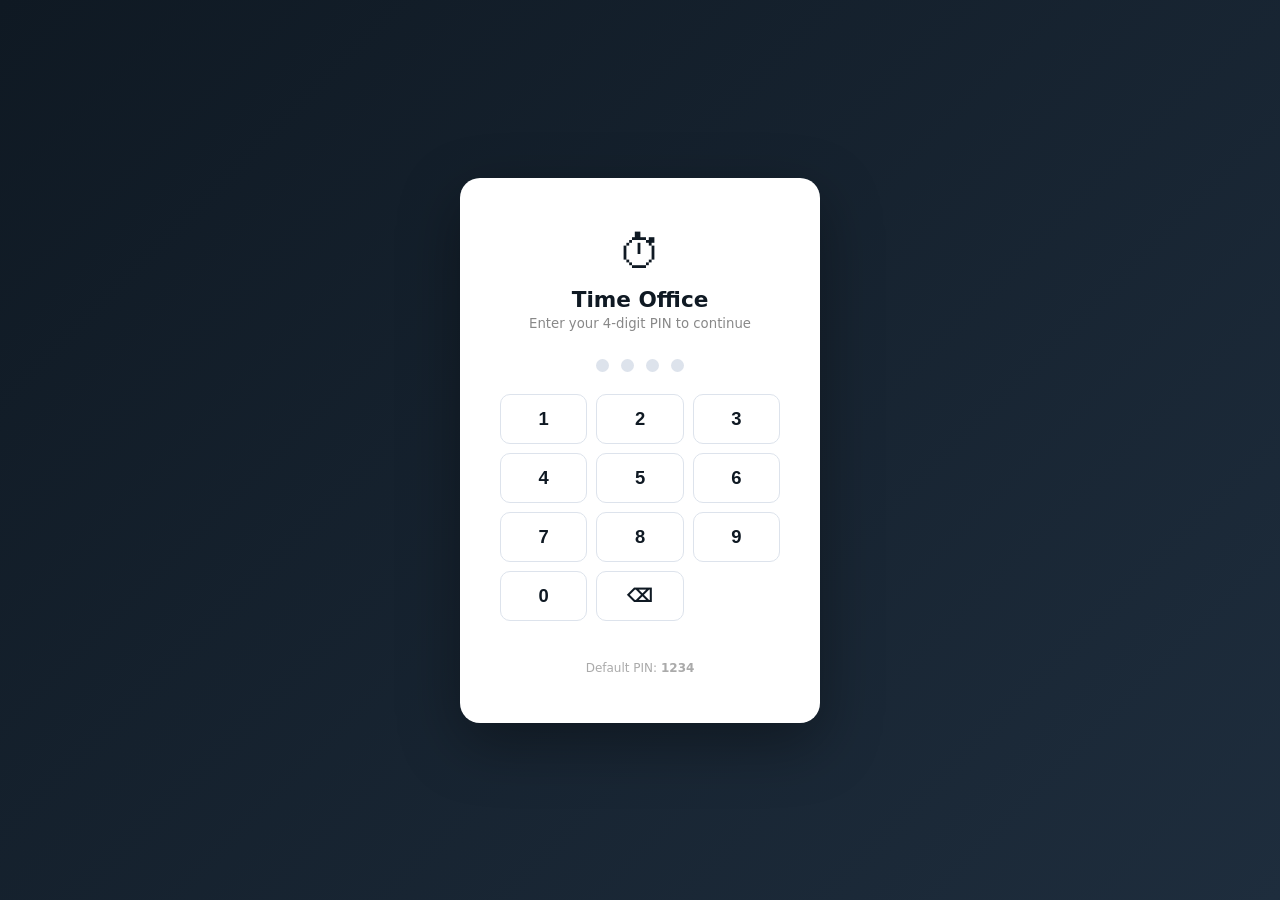
<file: index.html>
<!DOCTYPE html>
<html lang="en">
<head>
<meta charset="UTF-8"/><meta name="viewport" content="width=device-width,initial-scale=1"/>
<title>Time Office — Login</title>
<link rel="stylesheet" href="style.css"/>
</head>
<body>
<div id="loginWrap">
  <div class="login-card">
    <div class="ico">⏱</div>
    <h1>Time Office</h1>
    <p>Enter your 4-digit PIN to continue</p>
    <div class="pin-dots">
      <div class="pin-dot" id="d0"></div>
      <div class="pin-dot" id="d1"></div>
      <div class="pin-dot" id="d2"></div>
      <div class="pin-dot" id="d3"></div>
    </div>
    <div class="pin-grid">
      <button class="pin-btn" onclick="pinPress('1')">1</button>
      <button class="pin-btn" onclick="pinPress('2')">2</button>
      <button class="pin-btn" onclick="pinPress('3')">3</button>
      <button class="pin-btn" onclick="pinPress('4')">4</button>
      <button class="pin-btn" onclick="pinPress('5')">5</button>
      <button class="pin-btn" onclick="pinPress('6')">6</button>
      <button class="pin-btn" onclick="pinPress('7')">7</button>
      <button class="pin-btn" onclick="pinPress('8')">8</button>
      <button class="pin-btn" onclick="pinPress('9')">9</button>
      <button class="pin-btn" onclick="pinPress('0')">0</button>
      <button class="pin-btn" onclick="pinClear()">⌫</button>
    </div>
    <div class="pin-err" id="pinErr"></div>
    <div class="pin-hint">Default PIN: <strong>1234</strong></div>
  </div>
</div>
<div id="toast"></div>
<script src="app.js"></script>
</body>
</html>
</file>
<file: style.css>
:root{--ink:#0f1923;--ink2:#1e2d3d;--gold:#f0a500;--gold-lt:#ffd166;--surf:#ffffff;--bg:#f0f4f8;--border:#dde3ec;--green:#1a9e6e;--red:#dc3545;--warn:#f39c12;--blue:#2176ae;--radius:12px;--sh:0 2px 16px rgba(15,25,35,0.09)}
*{box-sizing:border-box;margin:0;padding:0}
body{font-family:'Segoe UI',system-ui,sans-serif;background:var(--bg);color:var(--ink);min-height:100vh}
/* LOGIN */
#loginWrap{min-height:100vh;display:flex;align-items:center;justify-content:center;background:linear-gradient(135deg,var(--ink),var(--ink2))}
.login-card{background:var(--surf);border-radius:20px;padding:48px 40px;width:360px;box-shadow:0 20px 60px rgba(0,0,0,.35);text-align:center}
.login-card .ico{font-size:2.8rem;margin-bottom:8px}
.login-card h1{font-size:1.35rem;margin-bottom:4px}
.login-card p{font-size:.83rem;color:#888;margin-bottom:28px}
.pin-dots{display:flex;justify-content:center;gap:12px;margin-bottom:22px}
.pin-dot{width:13px;height:13px;border-radius:50%;background:var(--border);transition:background .18s}
.pin-dot.on{background:var(--gold)}
.pin-grid{display:grid;grid-template-columns:repeat(3,1fr);gap:9px;margin-bottom:12px}
.pin-btn{padding:13px;border:1.5px solid var(--border);border-radius:10px;font-size:1.15rem;font-weight:600;cursor:pointer;background:var(--surf);transition:all .14s;color:var(--ink)}
.pin-btn:hover{border-color:var(--gold);background:#fffbf0}
.pin-err{color:var(--red);font-size:.82rem;min-height:18px;margin-top:4px}
.pin-hint{font-size:.75rem;color:#aaa;margin-top:10px}
@keyframes shake{0%,100%{transform:translateX(0)}20%{transform:translateX(-9px)}40%{transform:translateX(9px)}60%{transform:translateX(-7px)}80%{transform:translateX(7px)}}
/* TOPBAR */
.topbar{background:var(--ink);color:#fff;display:flex;align-items:center;justify-content:space-between;padding:0 24px;height:58px;position:sticky;top:0;z-index:200;box-shadow:0 2px 12px rgba(0,0,0,.22)}
.topbar-brand{display:flex;align-items:center;gap:9px;font-size:1.05rem;font-weight:700}
.topbar-brand span{font-size:1.3rem}
.topbar-right{display:flex;align-items:center;gap:12px}
.topbar-user{font-size:.8rem;color:var(--gold-lt)}
.btn-logout{background:transparent;border:1px solid rgba(255,255,255,.22);color:#fff;padding:5px 13px;border-radius:7px;cursor:pointer;font-size:.78rem;transition:background .2s}
.btn-logout:hover{background:rgba(255,255,255,.1)}
/* NAV */
.nav-tabs{background:var(--surf);border-bottom:2px solid var(--border);display:flex;padding:0 24px;overflow-x:auto}
.nav-tab{padding:13px 20px;cursor:pointer;border:none;background:none;font-size:.88rem;color:#888;border-bottom:3px solid transparent;margin-bottom:-2px;white-space:nowrap;transition:all .18s;font-weight:500;text-decoration:none;display:inline-block}
.nav-tab.active{color:var(--ink);border-bottom-color:var(--gold);font-weight:700}
.nav-tab:hover:not(.active){color:var(--ink)}
/* PAGE */
.pg{padding:26px;max-width:1100px;margin:0 auto}
/* STAT CARDS */
.stat-grid{display:grid;grid-template-columns:repeat(auto-fit,minmax(190px,1fr));gap:16px;margin-bottom:26px}
.stat-card{background:var(--surf);border-radius:var(--radius);padding:20px 22px;box-shadow:var(--sh);border-left:4px solid var(--gold)}
.stat-card .lbl{font-size:.74rem;text-transform:uppercase;letter-spacing:.06em;color:#888}
.stat-card .val{font-size:1.9rem;font-weight:800;color:var(--ink);margin:4px 0 2px}
.stat-card .sub{font-size:.77rem;color:#aaa}
/* SEC HEAD */
.sec-head{display:flex;align-items:center;justify-content:space-between;margin-bottom:16px;flex-wrap:wrap;gap:10px}
.sec-head h2{font-size:1.15rem;font-weight:800}
.sec-acts{display:flex;gap:9px;flex-wrap:wrap;align-items:center}
/* FORM BOX */
.form-box{background:var(--surf);border-radius:var(--radius);padding:18px 20px;margin-bottom:20px;box-shadow:var(--sh);display:flex;flex-wrap:wrap;gap:11px;align-items:flex-end}
.ff{display:flex;flex-direction:column;gap:4px;flex:1;min-width:140px}
.ff label{font-size:.72rem;font-weight:600;color:#777;text-transform:uppercase;letter-spacing:.04em}
.ff input,.ff select,.ff textarea{padding:8px 11px;border:1.5px solid var(--border);border-radius:8px;font-size:.88rem;color:var(--ink);background:var(--bg);transition:border-color .18s;font-family:inherit}
.ff input:focus,.ff select:focus,.ff textarea:focus{outline:none;border-color:var(--gold);background:#fff}
.ff textarea{resize:vertical;min-height:60px}
/* SEARCH */
.search-wrap{position:relative}
.search-wrap input{padding-left:30px}
.search-wrap::before{content:'🔍';position:absolute;left:8px;top:50%;transform:translateY(-50%);font-size:.8rem;pointer-events:none}
/* BUTTONS */
.btn{padding:8px 16px;border-radius:8px;cursor:pointer;font-size:.86rem;font-weight:600;border:none;transition:all .18s;white-space:nowrap;font-family:inherit}
.btn-primary{background:var(--ink);color:var(--gold)}
.btn-primary:hover{background:var(--ink2)}
.btn-green{background:var(--green);color:#fff}.btn-green:hover{opacity:.88}
.btn-blue{background:var(--blue);color:#fff}.btn-blue:hover{opacity:.88}
.btn-export{background:#16a085;color:#fff}.btn-export:hover{opacity:.88}
.btn-danger{background:var(--red);color:#fff;font-size:.76rem;padding:4px 9px;border-radius:6px;border:none;cursor:pointer}.btn-danger:hover{opacity:.84}
.btn-warn{background:var(--warn);color:#fff}
.btn-sm{padding:5px 10px;font-size:.76rem}
/* TABLE */
.tbl-wrap{background:var(--surf);border-radius:var(--radius);box-shadow:var(--sh);overflow-x:auto}
table{width:100%;border-collapse:collapse}
thead th{background:var(--ink);color:var(--gold);padding:11px 13px;text-align:left;font-size:.74rem;text-transform:uppercase;letter-spacing:.06em}
tbody td{padding:10px 13px;border-bottom:1px solid var(--border);font-size:.86rem}
tbody tr:last-child td{border-bottom:none}
tbody tr:hover td{background:#f8fafc}
.badge{display:inline-block;padding:2px 8px;border-radius:20px;font-size:.72rem;font-weight:700}
.b-green{background:#d4f4e2;color:#14633a}
.b-red{background:#fde8e6;color:#a32020}
.b-orange{background:#fef3e2;color:#8a5a00}
.b-blue{background:#ddeeff;color:#0a4a80}
.b-purple{background:#ede8ff;color:#3d1f9c}
.b-gray{background:#eeeeee;color:#555}
.empty-msg{text-align:center;padding:36px;color:#bbb;font-size:.88rem}
/* ALERT */
.alert-box{background:#fff8e1;border:1.5px solid var(--warn);border-radius:var(--radius);padding:11px 16px;margin-bottom:14px;font-size:.86rem;font-weight:600;display:none}
/* TOAST */
#toast{position:fixed;bottom:26px;right:26px;background:var(--ink);color:#fff;padding:11px 20px;border-radius:10px;font-size:.86rem;font-weight:600;box-shadow:0 6px 24px rgba(0,0,0,.22);z-index:999;transform:translateY(70px);opacity:0;transition:all .28s}
#toast.show{transform:translateY(0);opacity:1}
/* EMP CARD */
.emp-card{background:var(--surf);border-radius:var(--radius);padding:16px 18px;margin-bottom:18px;box-shadow:var(--sh);border:2px solid var(--gold);display:none}
.emp-card-head{display:flex;align-items:center;gap:12px;margin-bottom:12px}
.emp-avatar{width:44px;height:44px;border-radius:50%;background:var(--ink);color:var(--gold);display:flex;align-items:center;justify-content:center;font-size:1.1rem;font-weight:800;flex-shrink:0}
.emp-name{font-size:1.05rem;font-weight:700}
.emp-meta{font-size:.78rem;color:#888;margin-top:2px}
.emp-details{display:flex;flex-wrap:wrap;gap:8px;font-size:.81rem;margin-bottom:14px}
.emp-details .det{background:var(--bg);border-radius:7px;padding:5px 10px}
.emp-details .det span{font-weight:700;color:var(--ink)}
/* CHECKIN */
.checkin-btn{background:var(--green);color:#fff;border:none;padding:10px 22px;border-radius:9px;font-size:.95rem;font-weight:700;cursor:pointer;transition:all .18s;display:inline-flex;align-items:center;gap:7px}
.checkin-btn:hover{opacity:.88}
.checkin-btn.out{background:var(--red)}
/* TODAY LOG */
.today-log{margin-top:12px;font-size:.82rem}
.today-log table{background:var(--bg);border-radius:9px}
.today-log thead th{background:var(--ink2);font-size:.72rem}
/* PAY RESULT */
.pay-result{background:linear-gradient(135deg,var(--ink),var(--ink2));color:#fff;border-radius:var(--radius);padding:18px 22px;margin-bottom:16px;display:none}
.pay-result .net{font-size:2rem;font-weight:900;color:var(--gold)}
.pay-breakdown{display:flex;gap:20px;margin-top:8px;flex-wrap:wrap}
.pay-breakdown .pi{font-size:.79rem;opacity:.75}
.pay-breakdown .pi span{display:block;font-size:1rem;font-weight:700;opacity:1;color:#fff}
/* SETTINGS */
.set-card{background:var(--surf);border-radius:var(--radius);padding:22px;box-shadow:var(--sh);max-width:460px}
.set-card h3{font-size:.97rem;font-weight:700;margin-bottom:14px}
.set-card .ff{margin-bottom:12px}
/* CHARTS */
.charts-row{display:grid;grid-template-columns:1fr 1fr;gap:18px}
@media(max-width:680px){.charts-row{grid-template-columns:1fr}}
.chart-card{background:var(--surf);border-radius:var(--radius);padding:18px;box-shadow:var(--sh)}
.chart-card h3{font-size:.87rem;font-weight:700;margin-bottom:12px;color:var(--ink2)}
/* AUTOCOMPLETE */
.ac-wrap{position:relative}
.ac-drop{position:absolute;top:calc(100% + 4px);left:0;right:0;background:var(--surf);border:1.5px solid var(--gold);border-radius:9px;z-index:300;max-height:200px;overflow-y:auto;box-shadow:var(--sh);display:none}
.ac-item{padding:9px 12px;cursor:pointer;font-size:.88rem;border-bottom:1px solid var(--border);transition:background .14s}
.ac-item:last-child{border-bottom:none}
.ac-item:hover,.ac-item.sel{background:#fffbf0}
.ac-dept{font-size:.73rem;color:#888;margin-top:1px}
/* SHIFT INFO */
.shift-info{background:var(--bg);border-radius:9px;padding:12px 16px;margin-top:10px;font-size:.82rem;display:none}
.shift-row{display:flex;justify-content:space-between;padding:4px 0;border-bottom:1px solid var(--border)}
.shift-row:last-child{border-bottom:none;font-weight:700}
/* MODAL */
.modal-overlay{position:fixed;inset:0;background:rgba(15,25,35,.55);z-index:400;display:none;align-items:center;justify-content:center}
.modal-overlay.open{display:flex}
.modal{background:var(--surf);border-radius:16px;padding:28px;width:500px;max-width:95vw;box-shadow:0 16px 60px rgba(0,0,0,.3);max-height:90vh;overflow-y:auto}
.modal h3{font-size:1.05rem;font-weight:700;margin-bottom:18px}
.modal-foot{display:flex;gap:10px;justify-content:flex-end;margin-top:18px}
</file>
